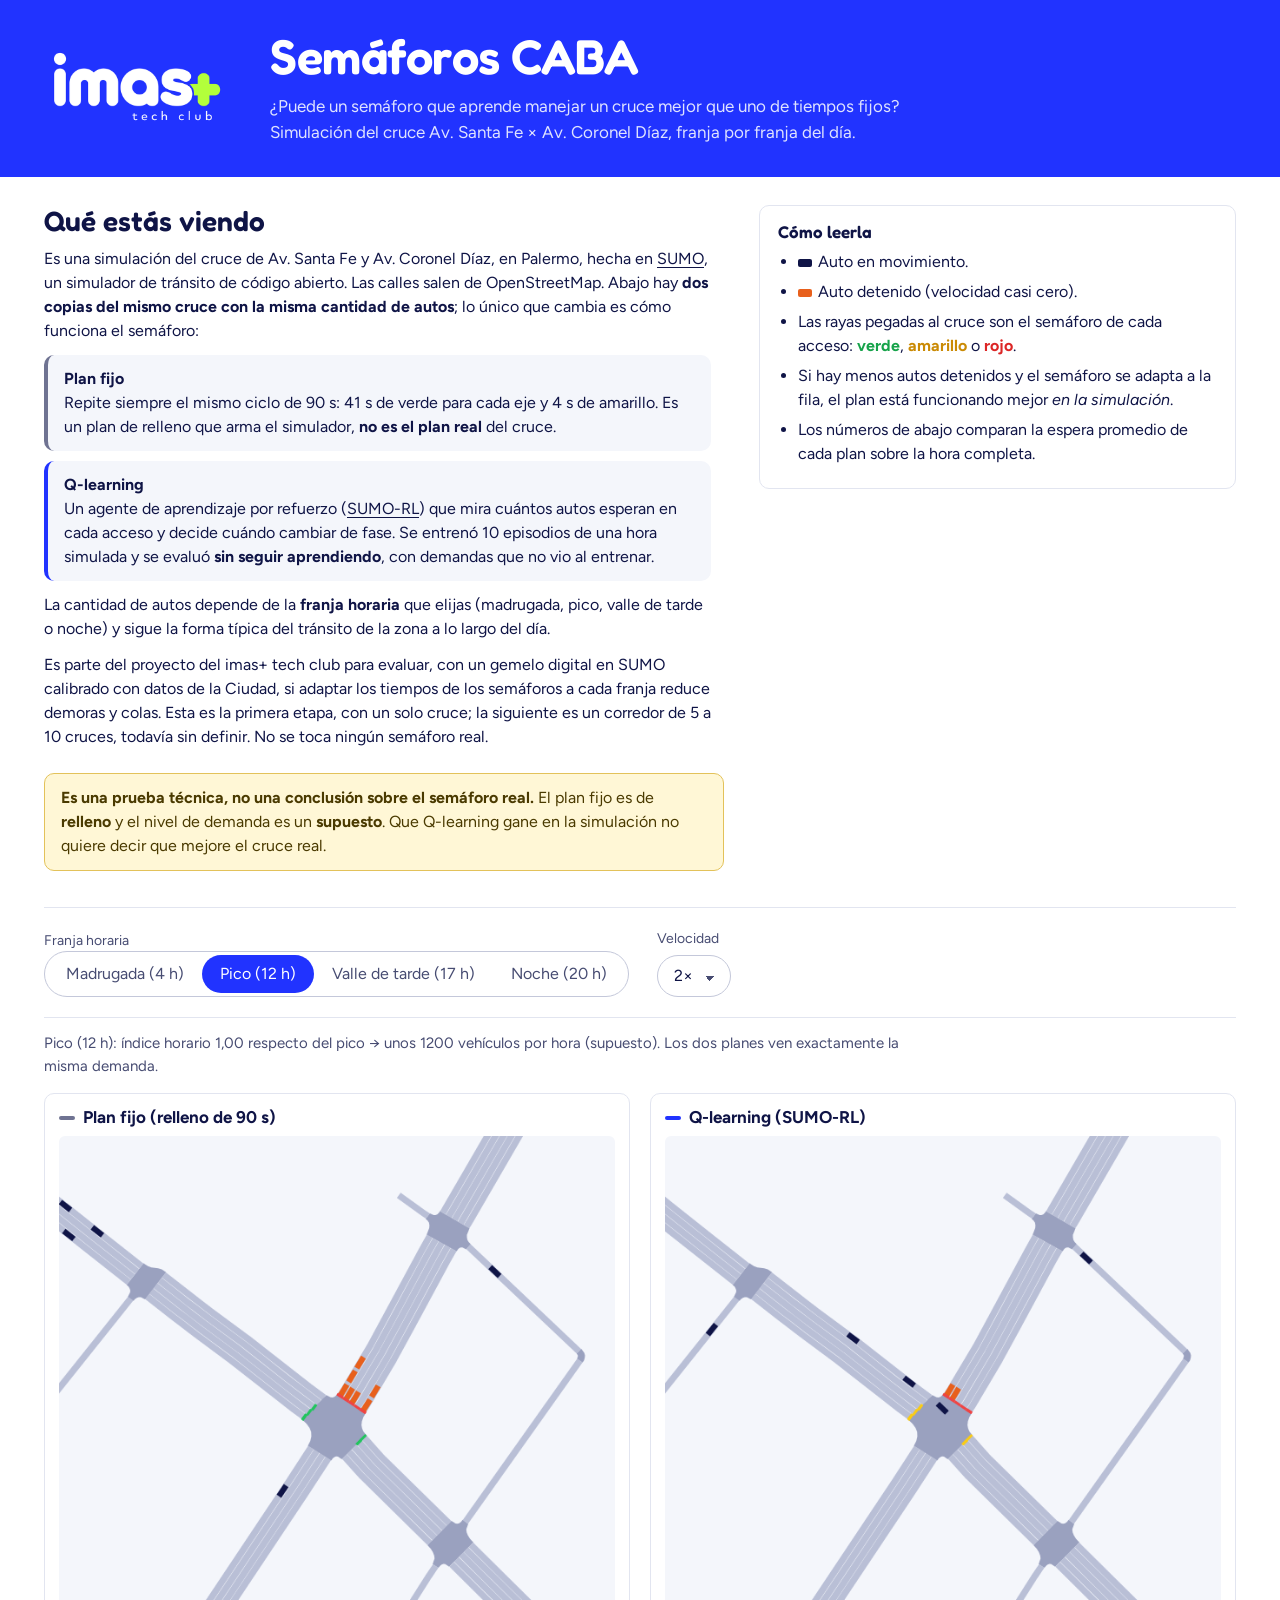
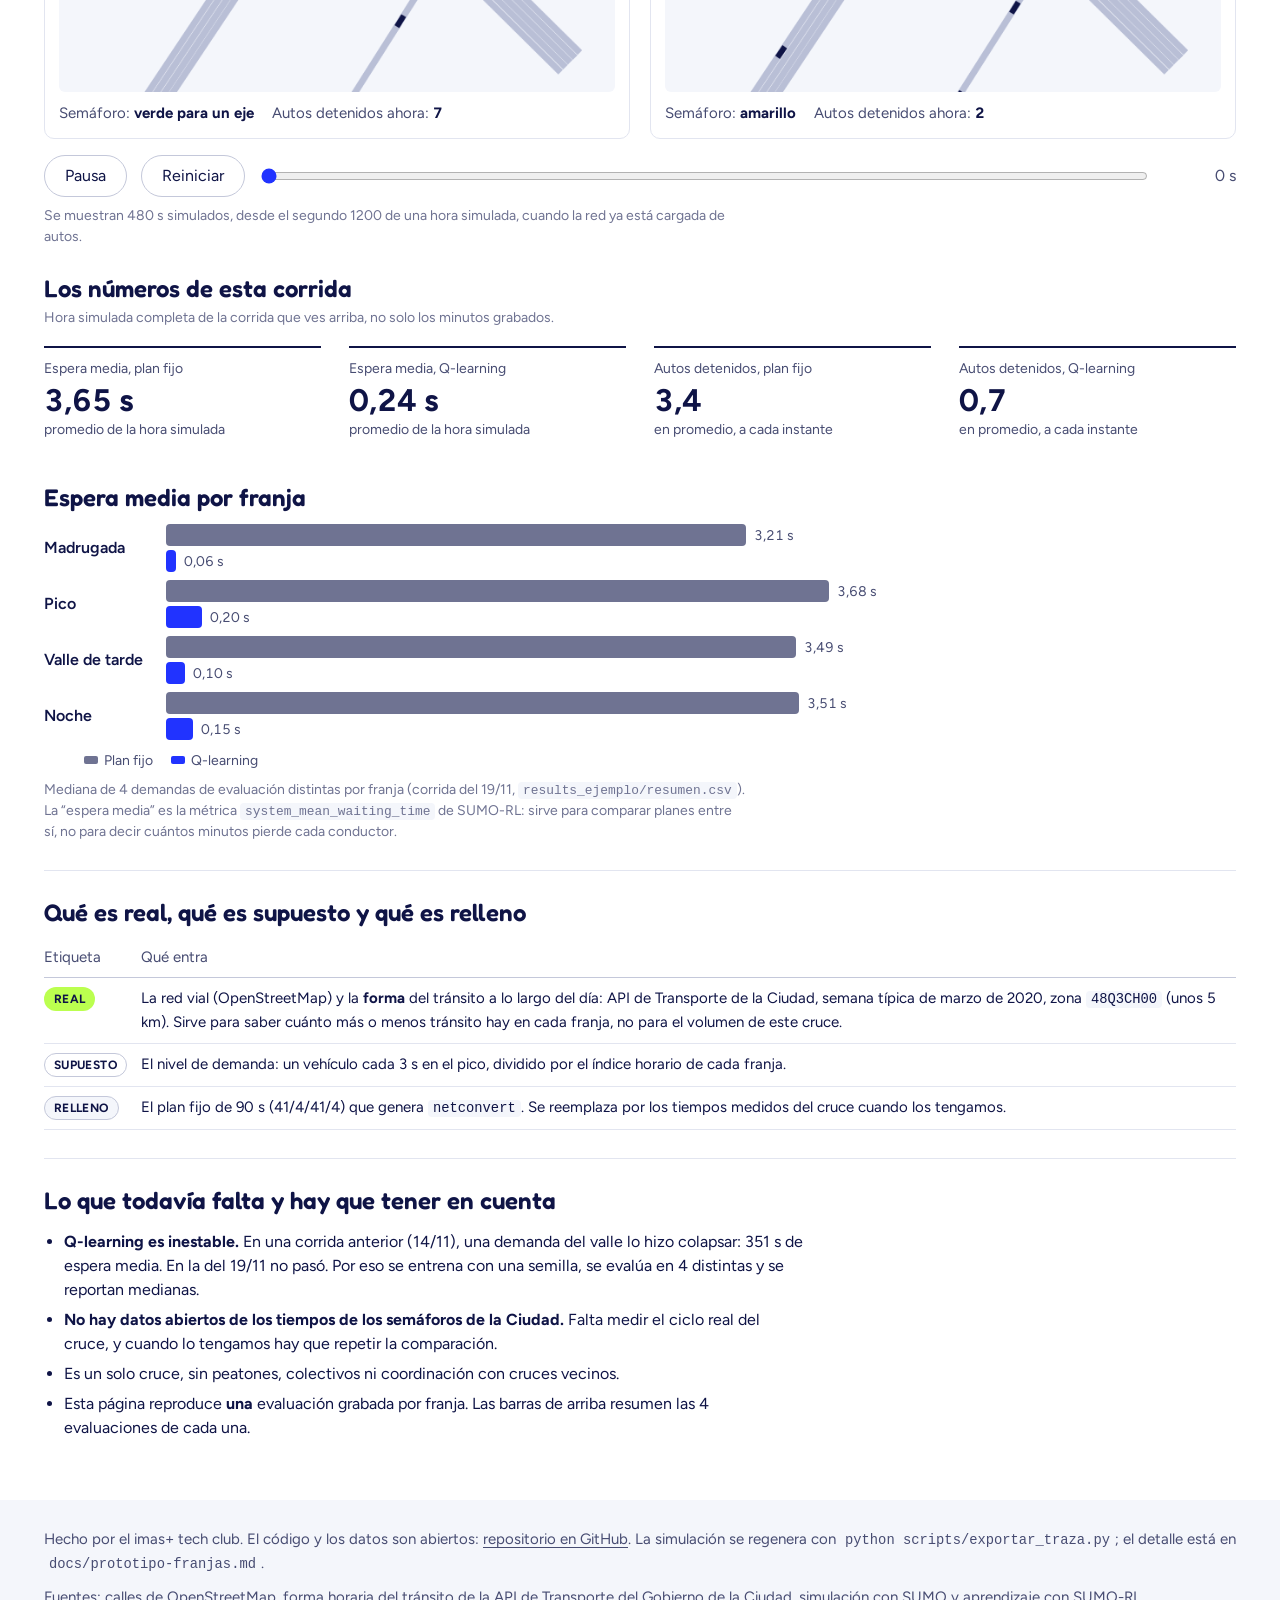
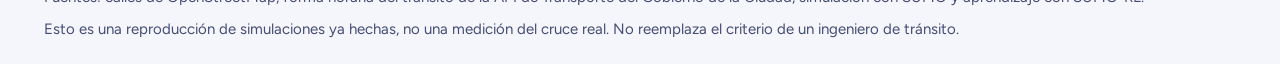
<file: docs/index.html>
<!doctype html>
<html lang="es">
<head>
<meta charset="utf-8">
<meta name="viewport" content="width=device-width, initial-scale=1">
<title>Semáforos CABA</title>
<meta http-equiv="refresh" content="0; url=demo/">
<link rel="canonical" href="demo/">
</head>
<body>
<p>Redirigiendo a la <a href="demo/">demo: plan fijo vs. Q-learning</a>.</p>
</body>
</html>
</file>
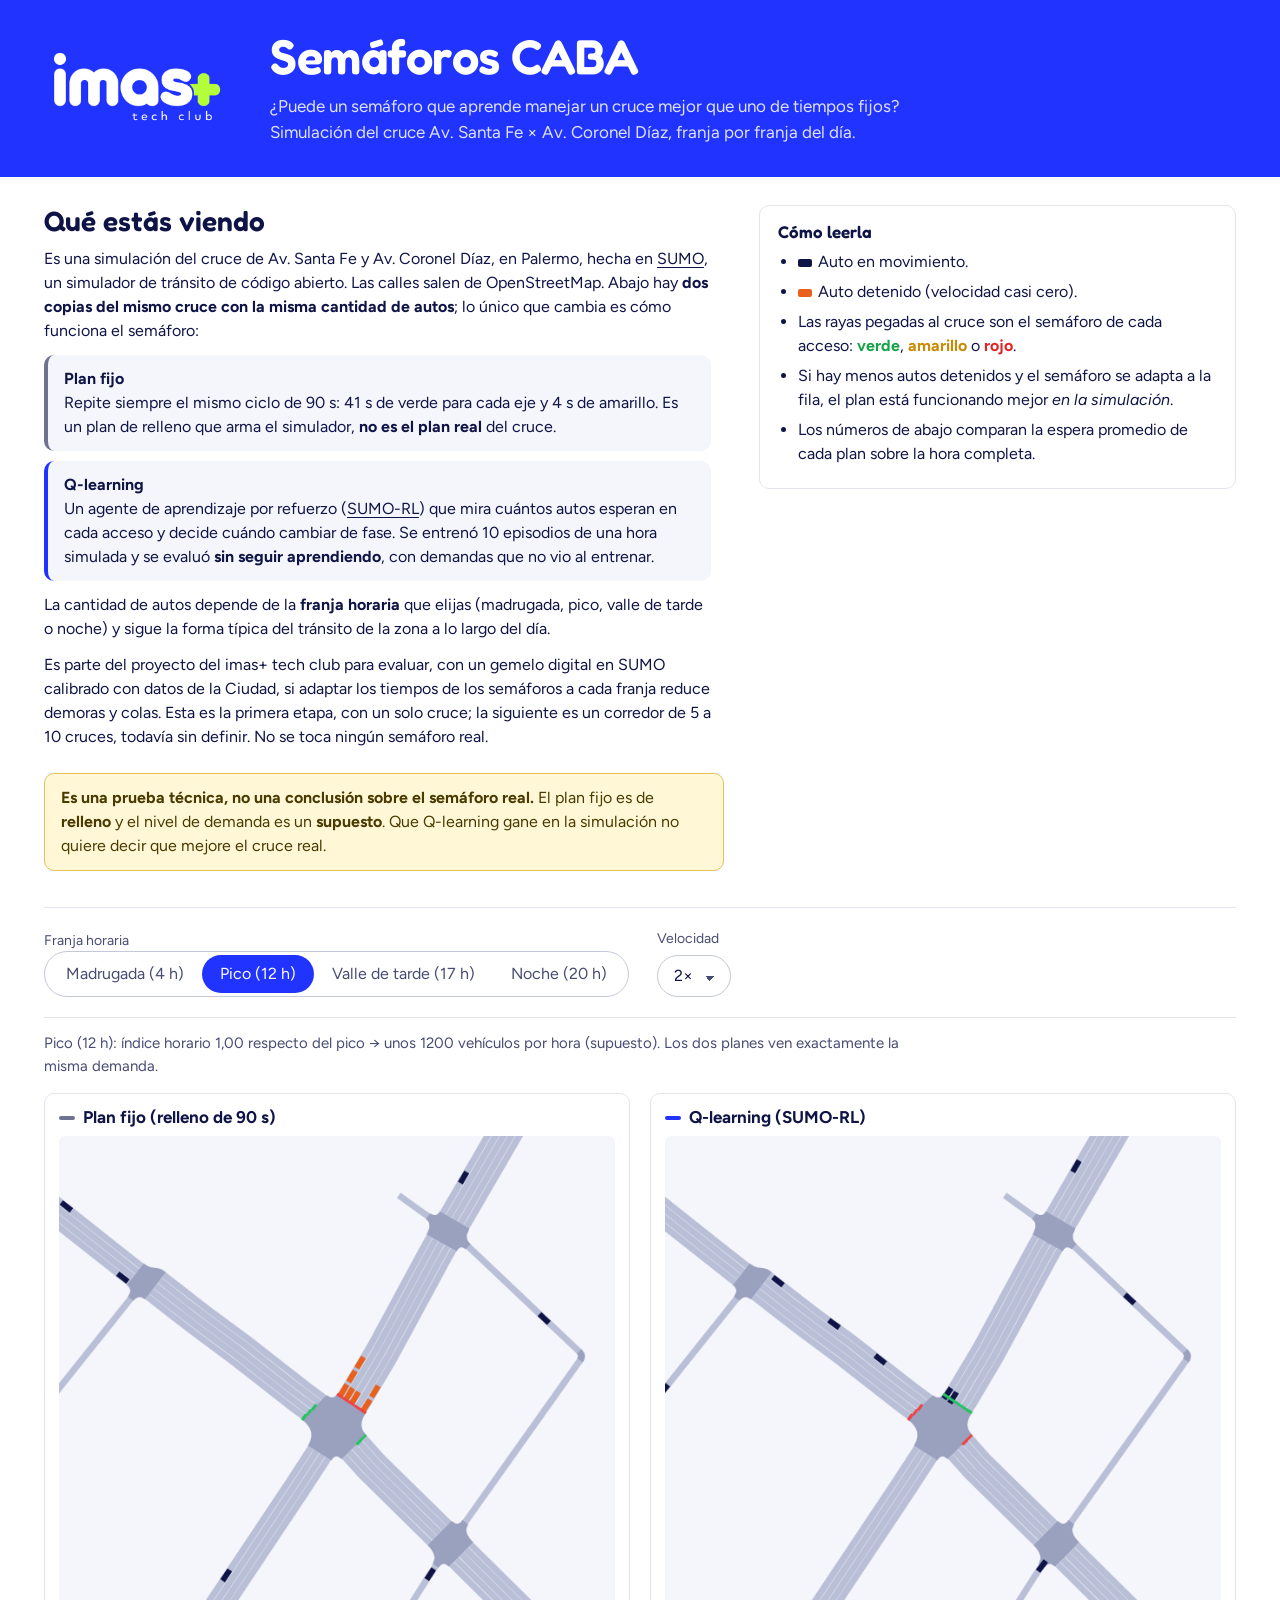
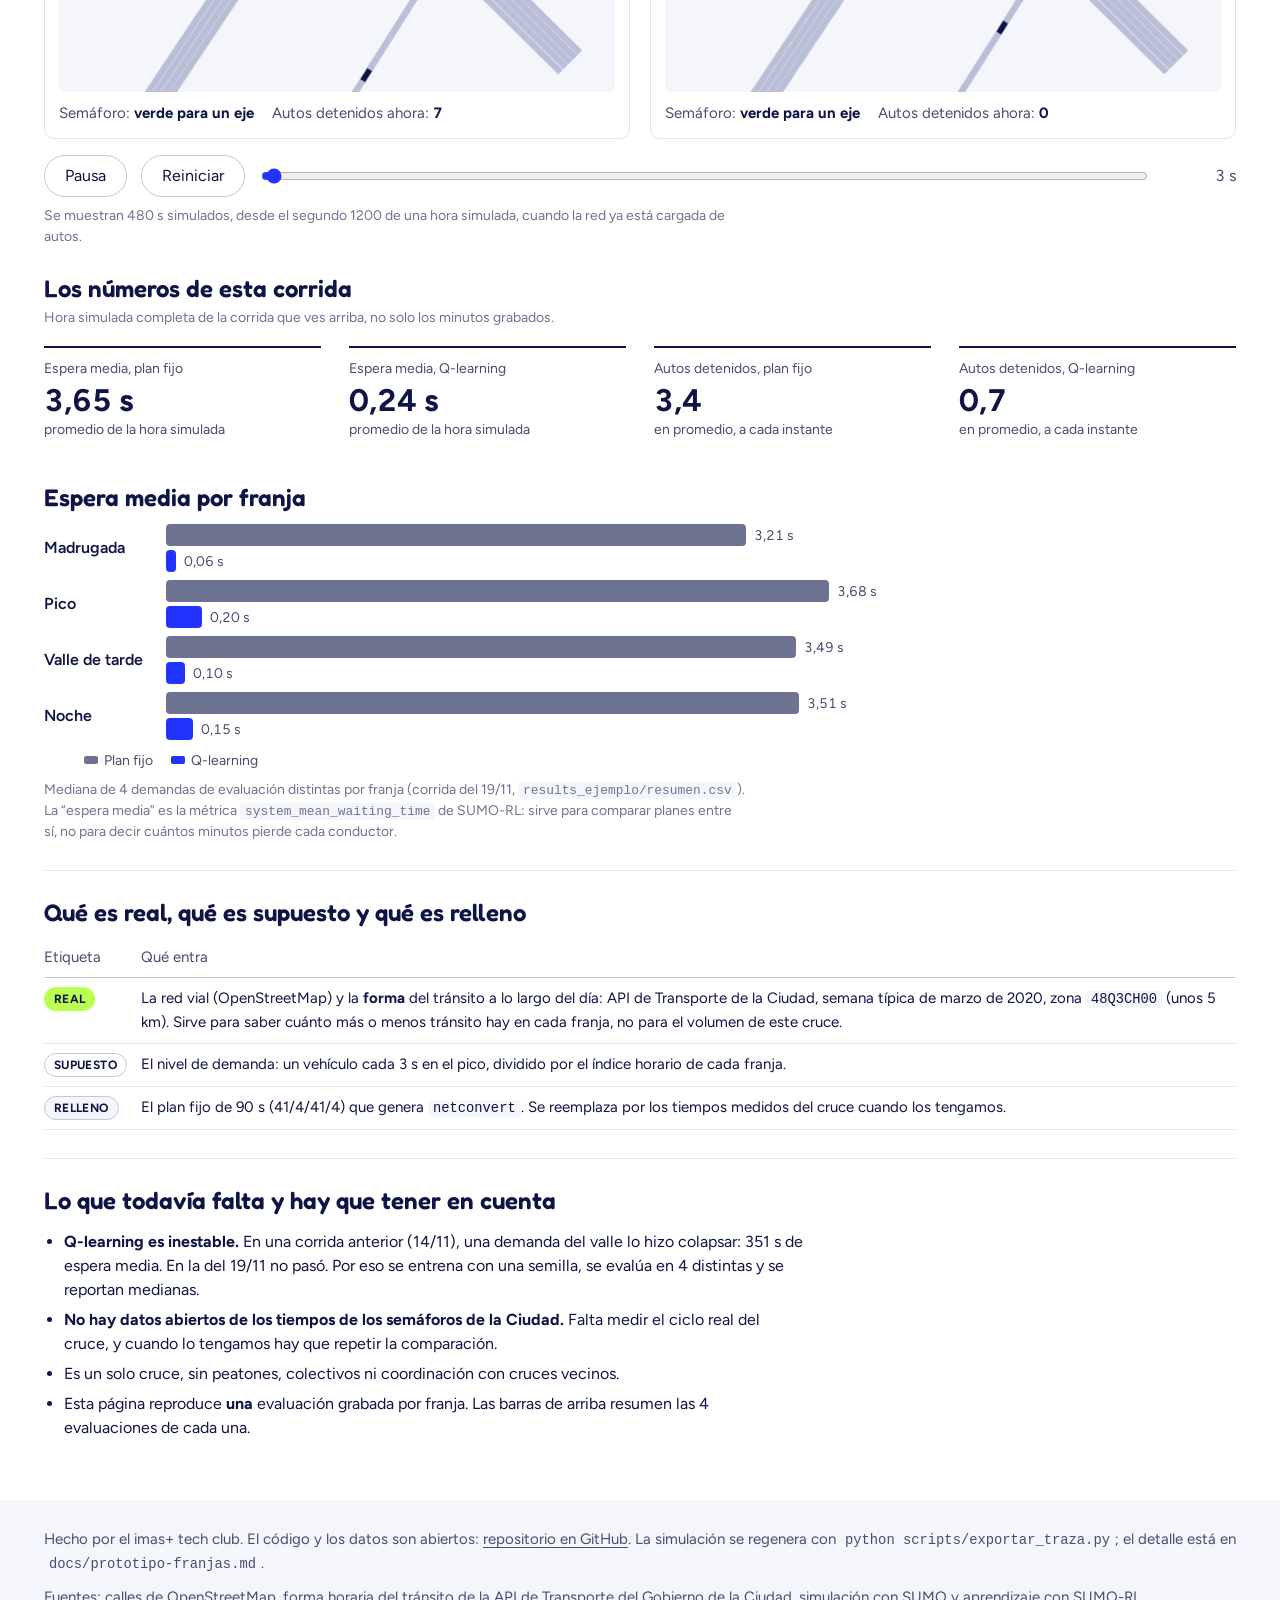
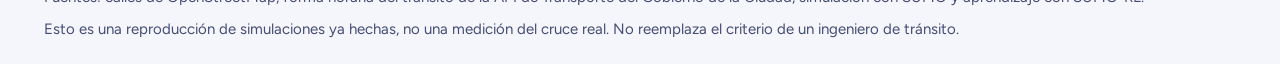
<file: docs/demo/index.html>
<!doctype html>
<html lang="es-AR">
<head>
  <meta charset="utf-8">
  <meta name="viewport" content="width=device-width, initial-scale=1">
  <title>Semáforos CABA</title>
  <meta name="description" content="Simulación del cruce Av. Santa Fe × Av. Coronel Díaz: un semáforo de tiempos fijos contra uno que aprende (Q-learning), por franja horaria. Prueba técnica del imas+ tech club.">
  <link rel="icon" href="img/favicon.png" type="image/png">
  <link rel="preconnect" href="https://fonts.googleapis.com">
  <link rel="preconnect" href="https://fonts.gstatic.com" crossorigin>
  <link href="https://fonts.googleapis.com/css2?family=Figtree:wght@400;600;700&family=Fredoka:wght@500;600&display=swap" rel="stylesheet">
  <link rel="stylesheet" href="estilos.css">
</head>
<body>
  <header class="marca">
    <div class="marca__interior">
      <a class="marca__logo" href="https://github.com/imas-Tech-Club/Semaforos-CABA">
        <img src="img/logo-imas.png" alt="imas+ tech club" width="186" height="88">
      </a>
      <div class="marca__texto">
        <h1>Semáforos CABA</h1>
        <p>¿Puede un semáforo que aprende manejar un cruce mejor que uno de tiempos fijos? Simulación del cruce
          Av. Santa Fe × Av. Coronel Díaz, franja por franja del día.</p>
      </div>
    </div>
  </header>

  <main>
    <section class="intro" aria-labelledby="que-es">
      <div>
        <h2 id="que-es">Qué estás viendo</h2>
        <p>Es una simulación del cruce de Av. Santa Fe y Av. Coronel Díaz, en Palermo, hecha en
          <a href="https://eclipse.dev/sumo/">SUMO</a>, un simulador de tránsito de código abierto. Las calles salen de
          OpenStreetMap. Abajo hay <b>dos copias del mismo cruce con la misma cantidad de autos</b>; lo único que cambia es
          cómo funciona el semáforo:</p>
        <ul class="planes">
          <li><b>Plan fijo</b>Repite siempre el mismo ciclo de 90 s: 41 s de verde para cada eje y 4 s de amarillo. Es un plan
            de relleno que arma el simulador, <b style="display:inline">no es el plan real</b> del cruce.</li>
          <li class="ql"><b>Q-learning</b>Un agente de aprendizaje por refuerzo (<a href="https://github.com/LucasAlegre/sumo-rl">SUMO-RL</a>)
            que mira cuántos autos esperan en cada acceso y decide cuándo cambiar de fase. Se entrenó 10 episodios de una hora
            simulada y se evaluó <b style="display:inline">sin seguir aprendiendo</b>, con demandas que no vio al entrenar.</li>
        </ul>
        <p>La cantidad de autos depende de la <b>franja horaria</b> que elijas (madrugada, pico, valle de tarde o noche) y sigue
          la forma típica del tránsito de la zona a lo largo del día.</p>
        <p>Es parte del proyecto del imas+ tech club para evaluar, con un gemelo digital en SUMO calibrado con datos de la
          Ciudad, si adaptar los tiempos de los semáforos a cada franja reduce demoras y colas. Esta es la primera etapa, con un
          solo cruce; la siguiente es un corredor de 5 a 10 cruces, todavía sin definir. No se toca ningún semáforo real.</p>
      </div>
      <aside class="guia" aria-label="Cómo leer la simulación">
        <h3>Cómo leerla</h3>
        <ul>
          <li><span class="chip" style="background:var(--auto)"></span>Auto en movimiento.</li>
          <li><span class="chip" style="background:var(--auto-detenido)"></span>Auto detenido (velocidad casi cero).</li>
          <li>Las rayas pegadas al cruce son el semáforo de cada acceso: <b style="color:#16a34a">verde</b>, <b style="color:#ca8a04">amarillo</b> o <b style="color:#dc2626">rojo</b>.</li>
          <li>Si hay menos autos detenidos y el semáforo se adapta a la fila, el plan está funcionando mejor <i>en la simulación</i>.</li>
          <li>Los números de abajo comparan la espera promedio de cada plan sobre la hora completa.</li>
        </ul>
      </aside>
      <p class="aviso"><strong>Es una prueba técnica, no una conclusión sobre el semáforo real.</strong> El plan fijo es de
        <b>relleno</b> y el nivel de demanda es un <b>supuesto</b>. Que Q-learning gane en la simulación no quiere decir que
        mejore el cruce real.</p>
    </section>

    <form class="filtros" aria-label="Qué ver" onsubmit="return false">
      <fieldset class="filtro">
        <legend>Franja horaria</legend>
        <div class="segmentado" id="franjas"></div>
      </fieldset>
      <label class="filtro">
        <span>Velocidad</span>
        <select id="vel">
          <option value="1">1×</option><option value="2" selected>2×</option><option value="4">4×</option><option value="8">8×</option>
        </select>
      </label>
    </form>
    <p class="meta" id="meta"></p>

    <div class="paneles">
      <section class="panel" aria-labelledby="t-fijo">
        <h2 id="t-fijo"><i style="background:var(--serie-fijo)"></i>Plan fijo (relleno de 90 s)</h2>
        <canvas id="c-fijo" width="640" height="640" role="img" aria-label="Simulación del cruce con plan fijo"></canvas>
        <div class="estado" aria-live="off">
          <span>Semáforo: <b id="s-fijo">–</b></span>
          <span>Autos detenidos ahora: <b id="d-fijo">0</b></span>
        </div>
      </section>
      <section class="panel" aria-labelledby="t-ql">
        <h2 id="t-ql"><i style="background:var(--serie-ql)"></i>Q-learning (SUMO-RL)</h2>
        <canvas id="c-ql" width="640" height="640" role="img" aria-label="Simulación del cruce con Q-learning"></canvas>
        <div class="estado" aria-live="off">
          <span>Semáforo: <b id="s-ql">–</b></span>
          <span>Autos detenidos ahora: <b id="d-ql">0</b></span>
        </div>
      </section>
    </div>

    <div class="control">
      <button id="play" type="button">Pausa</button>
      <button id="reset" type="button">Reiniciar</button>
      <input id="t" type="range" min="0" max="0" value="0" aria-label="Tiempo simulado">
      <span class="tiempo" id="tl">0 s</span>
    </div>
    <p class="nota" id="vent"></p>

    <section class="cifras-wrap" aria-labelledby="cifras-titulo">
      <h2 id="cifras-titulo">Los números de esta corrida</h2>
      <p class="nota" style="margin-top:0">Hora simulada completa de la corrida que ves arriba, no solo los minutos grabados.</p>
      <dl class="cifras" id="cifras"></dl>
    </section>

    <section class="barras" aria-labelledby="barras-titulo">
      <h2 id="barras-titulo">Espera media por franja</h2>
      <div id="barras"></div>
      <ul class="leyenda"><li><span class="chip" style="background:var(--serie-fijo)"></span>Plan fijo</li><li><span class="chip" style="background:var(--serie-ql)"></span>Q-learning</li></ul>
      <p class="nota">Mediana de 4 demandas de evaluación distintas por franja (corrida del 19/11, <code>results_ejemplo/resumen.csv</code>).
        La “espera media” es la métrica <code>system_mean_waiting_time</code> de SUMO-RL: sirve para comparar planes entre sí,
        no para decir cuántos minutos pierde cada conductor.</p>
    </section>

    <section class="seccion" aria-labelledby="datos-titulo">
      <h2 id="datos-titulo">Qué es real, qué es supuesto y qué es relleno</h2>
      <div class="tabla-scroll">
        <table>
          <thead><tr><th>Etiqueta</th><th>Qué entra</th></tr></thead>
          <tbody>
            <tr><td><span class="etiqueta etiqueta--real">REAL</span></td><td>La red vial (OpenStreetMap) y la <b>forma</b> del tránsito a lo largo del día: API de Transporte de la Ciudad, semana típica de marzo de 2020, zona <code>48Q3CH00</code> (unos 5 km). Sirve para saber cuánto más o menos tránsito hay en cada franja, no para el volumen de este cruce.</td></tr>
            <tr><td><span class="etiqueta etiqueta--supuesto">SUPUESTO</span></td><td>El nivel de demanda: un vehículo cada 3 s en el pico, dividido por el índice horario de cada franja.</td></tr>
            <tr><td><span class="etiqueta etiqueta--relleno">RELLENO</span></td><td>El plan fijo de 90 s (41/4/41/4) que genera <code>netconvert</code>. Se reemplaza por los tiempos medidos del cruce cuando los tengamos.</td></tr>
          </tbody>
        </table>
      </div>
    </section>

    <section class="seccion" aria-labelledby="lim-titulo">
      <h2 id="lim-titulo">Lo que todavía falta y hay que tener en cuenta</h2>
      <ul>
        <li><b>Q-learning es inestable.</b> En una corrida anterior (14/11), una demanda del valle lo hizo colapsar: 351 s de espera media. En la del 19/11 no pasó. Por eso se entrena con una semilla, se evalúa en 4 distintas y se reportan medianas.</li>
        <li><b>No hay datos abiertos de los tiempos de los semáforos de la Ciudad.</b> Falta medir el ciclo real del cruce, y cuando lo tengamos hay que repetir la comparación.</li>
        <li>Es un solo cruce, sin peatones, colectivos ni coordinación con cruces vecinos.</li>
        <li>Esta página reproduce <b>una</b> evaluación grabada por franja. Las barras de arriba resumen las 4 evaluaciones de cada una.</li>
      </ul>
    </section>
  </main>

  <footer class="pie">
    <p>Hecho por el imas+ tech club. El código y los datos son abiertos:
      <a href="https://github.com/imas-Tech-Club/Semaforos-CABA">repositorio en GitHub</a>. La simulación se regenera con
      <code>python scripts/exportar_traza.py</code>; el detalle está en <code>docs/prototipo-franjas.md</code>.</p>
    <p>Fuentes: calles de OpenStreetMap, forma horaria del tránsito de la API de Transporte del Gobierno de la Ciudad,
      simulación con SUMO y aprendizaje con SUMO-RL.</p>
    <p>Esto es una reproducción de simulaciones ya hechas, no una medición del cruce real. No reemplaza el criterio de un
      ingeniero de tránsito.</p>
  </footer>

  <script src="trazas.js"></script>
  <script src="app.js"></script>
</body>
</html>
</file>
<file: docs/demo/estilos.css>
/* Semáforos CABA · demo web del imas+ tech club
   Misma identidad visual que la demo de AnalisisAgroClimatico (azul de marca, Figtree + Fredoka). */

:root {
  color-scheme: light;
  --marca-azul: #2133ff;
  --marca-lima: #bbff4f;
  --sobre-marca: #ffffff;
  --sobre-marca-2: #dfe3ff;

  --fondo: #ffffff;
  --plano: #f4f6fb;
  --tinta: #0f1446;
  --tinta-2: #474c72;
  --tinta-3: #6f7392;
  --linea: #e2e5f0;
  --linea-fuerte: #c4c8da;
  --foco: #2133ff;

  --serie-fijo: #6f7392;      /* plan fijo: gris azulado */
  --serie-ql: #2133ff;        /* Q-learning: azul de marca */
  --calle: #b9bfd6;
  --cruce: #9aa1bf;
  --auto: #0f1446;
  --auto-detenido: #e8601c;
  --aviso-fondo: #fff7d6;
  --aviso-tinta: #4a3a00;
  --aviso-borde: #e3c25a;

  --radio: 10px;
  --fuente-titulo: "Fredoka", "Figtree", system-ui, sans-serif;
  --fuente: "Figtree", system-ui, -apple-system, "Segoe UI", sans-serif;
}

@media (prefers-color-scheme: dark) {
  :root {
    color-scheme: dark;
    --fondo: #0e1240;
    --plano: #151a52;
    --tinta: #eef0ff;
    --tinta-2: #b9bee6;
    --tinta-3: #8a90bd;
    --linea: #252b66;
    --linea-fuerte: #3a4183;
    --foco: #bbff4f;
    --serie-fijo: #9a9fcb;
    --serie-ql: #7c88ff;
    --calle: #3a4183;
    --cruce: #4c55a6;
    --auto: #eef0ff;
    --auto-detenido: #ff8a3d;
    --aviso-fondo: #3a3118;
    --aviso-tinta: #f1dca0;
    --aviso-borde: #6b5a22;
  }
}

* { box-sizing: border-box; }
html { -webkit-text-size-adjust: 100%; }
body { margin: 0; background: var(--fondo); color: var(--tinta); font-family: var(--fuente); font-size: 1rem; line-height: 1.5; }
a { color: inherit; text-underline-offset: 0.18em; }
a:hover { text-decoration-thickness: 2px; }
:focus-visible { outline: 3px solid var(--foco); outline-offset: 2px; }
h1, h2, h3 { font-family: var(--fuente-titulo); font-weight: 600; line-height: 1.15; margin: 0; }
code { font-size: 0.92em; background: var(--plano); padding: 1px 5px; border-radius: 4px; }

/* encabezado de marca */
.marca { background: var(--marca-azul); color: var(--sobre-marca); }
.marca__interior { max-width: 1240px; margin: 0 auto; padding: 28px 24px 32px; display: grid; grid-template-columns: auto 1fr; gap: 12px 40px; align-items: center; }
.marca__logo { display: block; line-height: 0; border-radius: 6px; }
.marca__logo img { width: 186px; height: auto; }
.marca h1 { font-size: clamp(2rem, 4.2vw, 3.05rem); letter-spacing: -0.01em; }
.marca p { margin: 10px 0 0; max-width: 62ch; color: var(--sobre-marca-2); font-size: 1.0625rem; }

main { max-width: 1240px; margin: 0 auto; padding: 0 24px; }

/* qué estás viendo */
.intro { padding: 28px 0 8px; display: grid; grid-template-columns: 7fr 5fr; gap: 12px 48px; align-items: start; }
.intro h2 { font-size: 1.75rem; margin-bottom: 10px; }
.intro p { max-width: 68ch; margin: 0 0 12px; }
.intro .planes { list-style: none; margin: 0 0 12px; padding: 0; display: grid; gap: 10px; }
.intro .planes li { padding: 12px 16px; background: var(--plano); border-radius: var(--radio); border-left: 4px solid var(--serie-fijo); }
.intro .planes li.ql { border-left-color: var(--serie-ql); }
.intro .planes b { display: block; }
.intro .guia { padding: 16px 18px; border: 1px solid var(--linea); border-radius: var(--radio); }
.intro .guia h3 { font-size: 1.0625rem; margin-bottom: 8px; }
.intro .guia ul { margin: 0; padding-left: 20px; }
.intro .guia li { margin-bottom: 6px; }
.chip { display: inline-block; width: 14px; height: 8px; border-radius: 2px; margin-right: 6px; vertical-align: middle; }
.aviso { grid-column: 1 / -1; background: var(--aviso-fondo); color: var(--aviso-tinta); border: 1px solid var(--aviso-borde); border-radius: var(--radio); padding: 12px 16px; margin: 4px 0 0; }

/* filtros */
.filtros { display: flex; flex-wrap: wrap; gap: 16px 28px; align-items: flex-end; padding: 20px 0; border-bottom: 1px solid var(--linea); margin-top: 16px; border-top: 1px solid var(--linea); }
.filtro { display: flex; flex-direction: column; gap: 6px; border: 0; margin: 0; padding: 0; min-width: 0; }
.filtro > span, .filtro legend { font-size: 0.875rem; color: var(--tinta-2); padding: 0; }
select { font: inherit; color: var(--tinta); background: var(--fondo); border: 1px solid var(--linea-fuerte); border-radius: 999px; padding: 8px 36px 8px 16px; min-height: 42px; appearance: none;
  background-image: linear-gradient(45deg, transparent 50%, var(--tinta-2) 50%), linear-gradient(135deg, var(--tinta-2) 50%, transparent 50%);
  background-position: calc(100% - 20px) 55%, calc(100% - 15px) 55%; background-size: 5px 5px; background-repeat: no-repeat; max-width: 100%; }
.segmentado { display: inline-flex; flex-wrap: wrap; border: 1px solid var(--linea-fuerte); border-radius: 999px; padding: 3px; }
.segmentado input { position: absolute; opacity: 0; pointer-events: none; }
.segmentado label { padding: 7px 18px; border-radius: 999px; cursor: pointer; color: var(--tinta-2); min-height: 34px; }
.segmentado input:checked + label { background: var(--marca-azul); color: var(--sobre-marca); }
.segmentado input:focus-visible + label { outline: 3px solid var(--foco); outline-offset: 1px; }
.meta { color: var(--tinta-2); font-size: 0.9375rem; margin: 14px 0 0; max-width: 90ch; }

/* simulación */
.paneles { display: grid; grid-template-columns: 1fr 1fr; gap: 20px; padding: 16px 0 0; }
.panel { border: 1px solid var(--linea); border-radius: var(--radio); padding: 14px; background: var(--fondo); }
.panel h2 { font-family: var(--fuente); font-weight: 700; font-size: 1.0625rem; display: flex; align-items: center; gap: 8px; margin-bottom: 8px; }
.panel h2 i { width: 16px; height: 4px; border-radius: 2px; display: inline-block; }
canvas { width: 100%; height: auto; aspect-ratio: 1 / 1; background: var(--plano); border-radius: 6px; display: block; }
.estado { display: flex; flex-wrap: wrap; gap: 4px 18px; margin-top: 10px; font-size: 0.9375rem; color: var(--tinta-2); }
.estado b { color: var(--tinta); font-variant-numeric: tabular-nums; }
.control { display: flex; flex-wrap: wrap; align-items: center; gap: 10px 14px; margin: 16px 0 6px; }
.control button { font: inherit; color: var(--tinta); background: var(--fondo); border: 1px solid var(--linea-fuerte); border-radius: 999px; padding: 8px 20px; min-height: 42px; cursor: pointer; }
.control button:hover { border-color: var(--marca-azul); }
.control input[type=range] { flex: 1; min-width: 160px; accent-color: var(--marca-azul); }
.control .tiempo { font-variant-numeric: tabular-nums; color: var(--tinta-2); min-width: 4.5em; text-align: right; }
.leyenda { display: flex; flex-wrap: wrap; gap: 6px 18px; font-size: 0.875rem; color: var(--tinta-2); margin: 4px 0 0; }
.leyenda li { display: inline-flex; align-items: center; }
.nota { font-size: 0.875rem; color: var(--tinta-3); margin: 8px 0 0; max-width: 78ch; }

/* cifras */
.cifras-wrap { padding: 28px 0 8px; }
.cifras-wrap h2 { font-size: 1.5rem; margin-bottom: 4px; }
.cifras { display: grid; grid-template-columns: repeat(4, minmax(0, 1fr)); gap: 20px 28px; margin: 18px 0 8px; }
.cifras div { border-top: 2px solid var(--tinta); padding-top: 10px; }
.cifras dt { font-size: 0.875rem; color: var(--tinta-2); }
.cifras dd { margin: 4px 0 0; font-size: 1.95rem; font-weight: 700; line-height: 1.1; font-variant-numeric: tabular-nums; }
.cifras dd small { display: block; font-size: 0.875rem; font-weight: 400; color: var(--tinta-2); margin-top: 4px; line-height: 1.35; }

/* barras */
.barras { padding: 28px 0 8px; }
.barras h2 { font-size: 1.5rem; margin-bottom: 12px; }
.barras__grupo { display: grid; grid-template-columns: 110px 1fr; gap: 4px 12px; align-items: center; margin: 8px 0; }
.barras__grupo > b { grid-row: span 2; font-weight: 600; }
.barra-fila { display: grid; grid-template-columns: minmax(0, 1fr); position: relative; height: 22px; }
.barra { height: 100%; border-radius: 4px; min-width: 2px; max-width: 100%; }
.barra-val { position: absolute; top: 1px; font-size: 0.875rem; color: var(--tinta-2); white-space: nowrap; font-variant-numeric: tabular-nums; }
.barras .leyenda { margin: 10px 0 0; }

/* tablas */
.tabla-scroll { overflow-x: auto; margin-top: 10px; }
table { border-collapse: collapse; width: 100%; font-size: 0.9375rem; }
th, td { padding: 9px 14px 9px 0; text-align: left; border-bottom: 1px solid var(--linea); vertical-align: top; }
thead th { color: var(--tinta-2); font-weight: 400; border-bottom-color: var(--linea-fuerte); }
.etiqueta { display: inline-block; font-size: 0.75rem; font-weight: 700; letter-spacing: 0.03em; padding: 2px 9px; border-radius: 999px; border: 1px solid var(--linea-fuerte); white-space: nowrap; }
.etiqueta--real { background: var(--marca-lima); color: #0f1446; border-color: transparent; }
.etiqueta--supuesto { background: transparent; }
.etiqueta--relleno { background: var(--plano); }

.seccion { border-top: 1px solid var(--linea); padding: 28px 0 8px; margin-top: 20px; }
.seccion h2 { font-size: 1.5rem; margin-bottom: 10px; }
.seccion p, .seccion li { max-width: 74ch; }
.seccion ul { padding-left: 20px; }
.seccion li { margin-bottom: 6px; }

.pie { background: var(--plano); color: var(--tinta-2); font-size: 0.9375rem; margin-top: 36px; }
.pie p { max-width: 1240px; margin: 0 auto; padding: 0 24px 10px; }
.pie p:first-child { padding-top: 28px; }
.pie p:last-child { padding-bottom: 28px; }

@media (max-width: 900px) {
  .intro { grid-template-columns: 1fr; }
  .cifras { grid-template-columns: 1fr 1fr; }
}
@media (max-width: 720px) {
  .paneles { grid-template-columns: 1fr; }
}
@media (max-width: 640px) {
  main { padding: 0 16px; }
  .marca__interior { grid-template-columns: 1fr; padding: 20px 16px 24px; gap: 14px; }
  .marca__logo img { width: 140px; }
  .filtro { flex: 1 1 100%; }
  .barras__grupo { grid-template-columns: 1fr; }
  .barras__grupo > b { grid-row: auto; }
  .pie p { padding-left: 16px; padding-right: 16px; }
}
@media (prefers-reduced-motion: reduce) { * { transition: none !important; animation: none !important; } }
</file>
